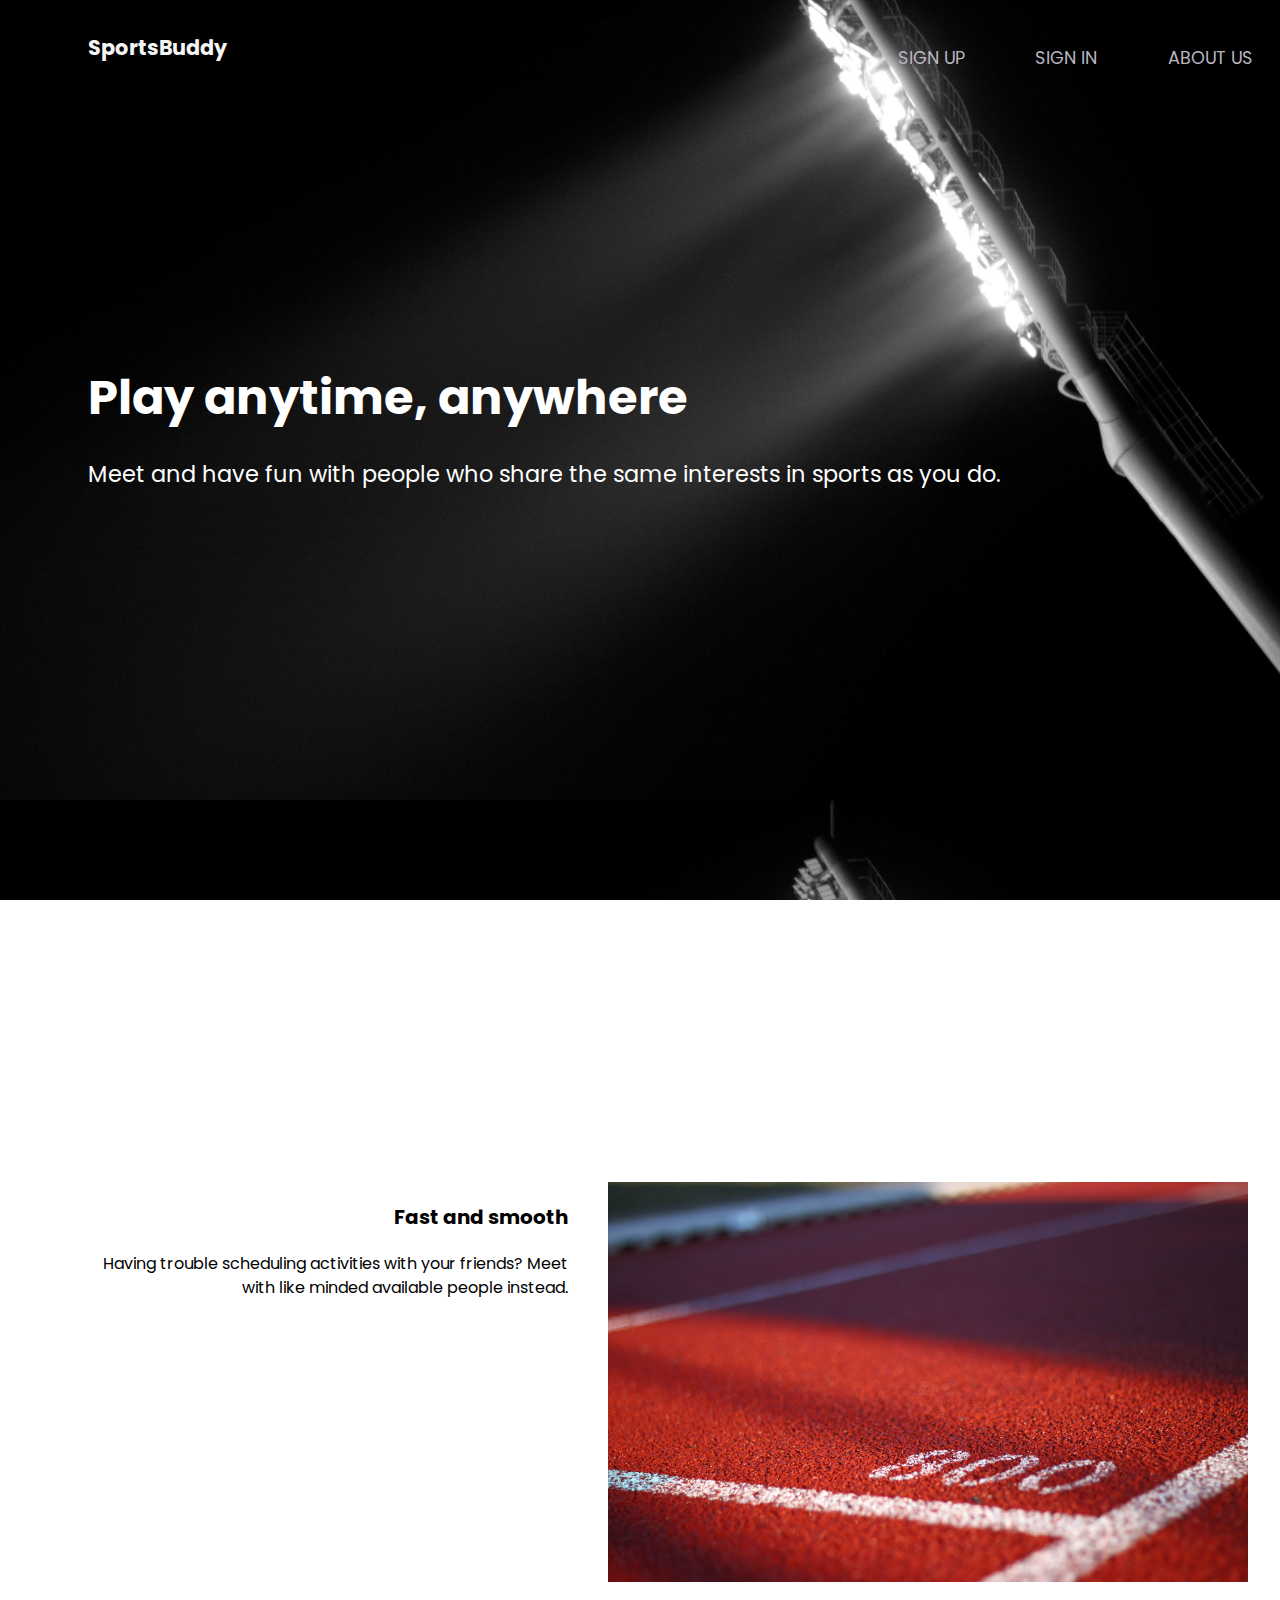
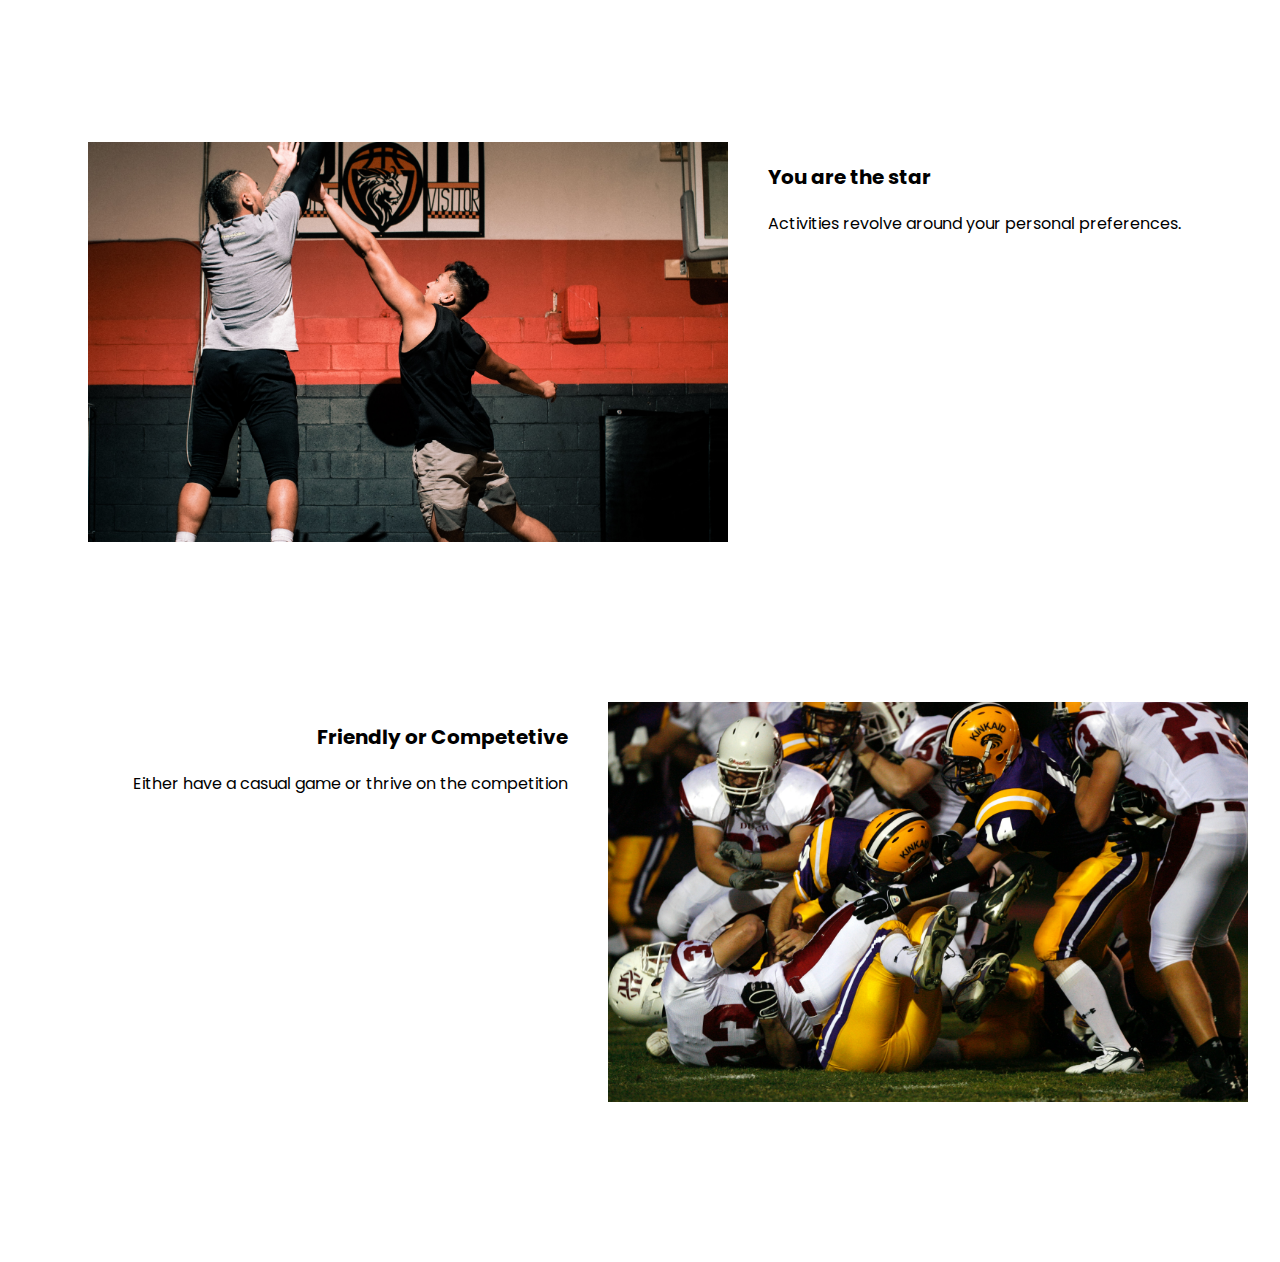
<file: newHP/index.html>
<!DOCTYPE html>
<html lang="en">
<head>
    <meta charset="UTF-8">
    <meta http-equiv="X-UA-Compatible" content="IE=edge">
    <meta name="viewport" content="width=device-width, initial-scale=1.0">
    <title>SportsBuddy</title>
    <link rel="preconnect" href="https://fonts.googleapis.com"><link rel="preconnect" href="https://fonts.gstatic.com" crossorigin><link href="https://fonts.googleapis.com/css2?family=Poppins:wght@700&display=swap" rel="stylesheet">
    <link rel="stylesheet" href="css/main.css">
</head>
<body>
    <div class="hero-img"></div>
    <div class="wrapper">
        <header>
            <a href="#" class="logo">Sports<span>Buddy</span></a>
            <nav>
                <svg class="close" viewBox="0 0 24 24" xmlns="http://www.w3.org/2000/svg"><g data-name="Layer 2"><g data-name="close"><rect width="24" height="24" transform="rotate(180 12 12)" opacity="0"/>
                    <path d="M13.41 12l4.3-4.29a1 1 0 1 0-1.42-1.42L12 10.59l-4.29-4.3a1 1 0 0 0-1.42 1.42l4.3 4.29-4.3 4.29a1 1 0 0 0 0 1.42 1 1 0 0 0 1.42 0l4.29-4.3 4.29 4.3a1 1 0 0 0 1.42 0 1 1 0 0 0 0-1.42z"/></g></g>
                </svg>
            <ul>
                <li><a href="http://127.0.0.1:5500/signup.html#">Sign Up</a></li>
                <li><a href="http://127.0.0.1:5500/signin.html#">Sign In</a></li>
                <li><a href="#">About Us</a></li>
            </ul>

            </nav>
            <svg class="menu" viewBox="0 0 24 24" fill="none" xmlns="http://www.w3.org/2000/svg">
                <path d="M3 5a1 1 0 0 0 0 2h18a1 1 0 1 0 0-2H3ZM3 9a1 1 0 0 0 0 2h18a1 1 0 1 0 0-2H3ZM2 14a1 1 0 0 1 1-1h18a1 1 0 1 1 0 2H3a1 1 0 0 1-1-1ZM3 17a1 1 0 1 0 0 2h18a1 1 0 1 0 0-2H3Z" fill="#fff"/>
            </svg>
        </header>

        <section class="hero">
            <h1>Play anytime, anywhere</h1>
            <p class="subhead">Meet and have fun with people who share the same interests in sports as you do. </p>
        </section>

        <section class="moreInfo">
            <div class="feature">
                <div class="content">
                    <p class="title">Fast and smooth</p>
                    <p class="desc">Having trouble scheduling activities with your friends? Meet with like minded available people instead.</p>
                </div>
                <img src="images/smooth.jpg" alt="Fast and smooth">
            </div>
            <div class="feature left">
                <div class="content">
                    <p class="title">You are the star</p>
                    <p class="desc">Activities revolve around your personal preferences.</p>
                </div>
                <img src="images/star.jpg" alt="star">
            </div>
            <div class="feature">
                <div class="content">
                    <p class="title">Friendly or Competetive</p>
                    <p class="desc">Either have a casual game or thrive on the competition</p>
                </div>
                <img src="images/comp.jpg" alt="comp">
            </div>
        </section>

    </div>

        <script>
            const menu = document.querySelector('.menu')
            const close = document.querySelector('.close')
            const nav = document.querySelector('nav')

            menu.addEventListener('click', () => {
                nav.classList.add('open-nav')
            })

            close.addEventListener('click', () => {
                nav.classList.remove('open-nav')
            })
        </script>
</body>
</html>
</file>
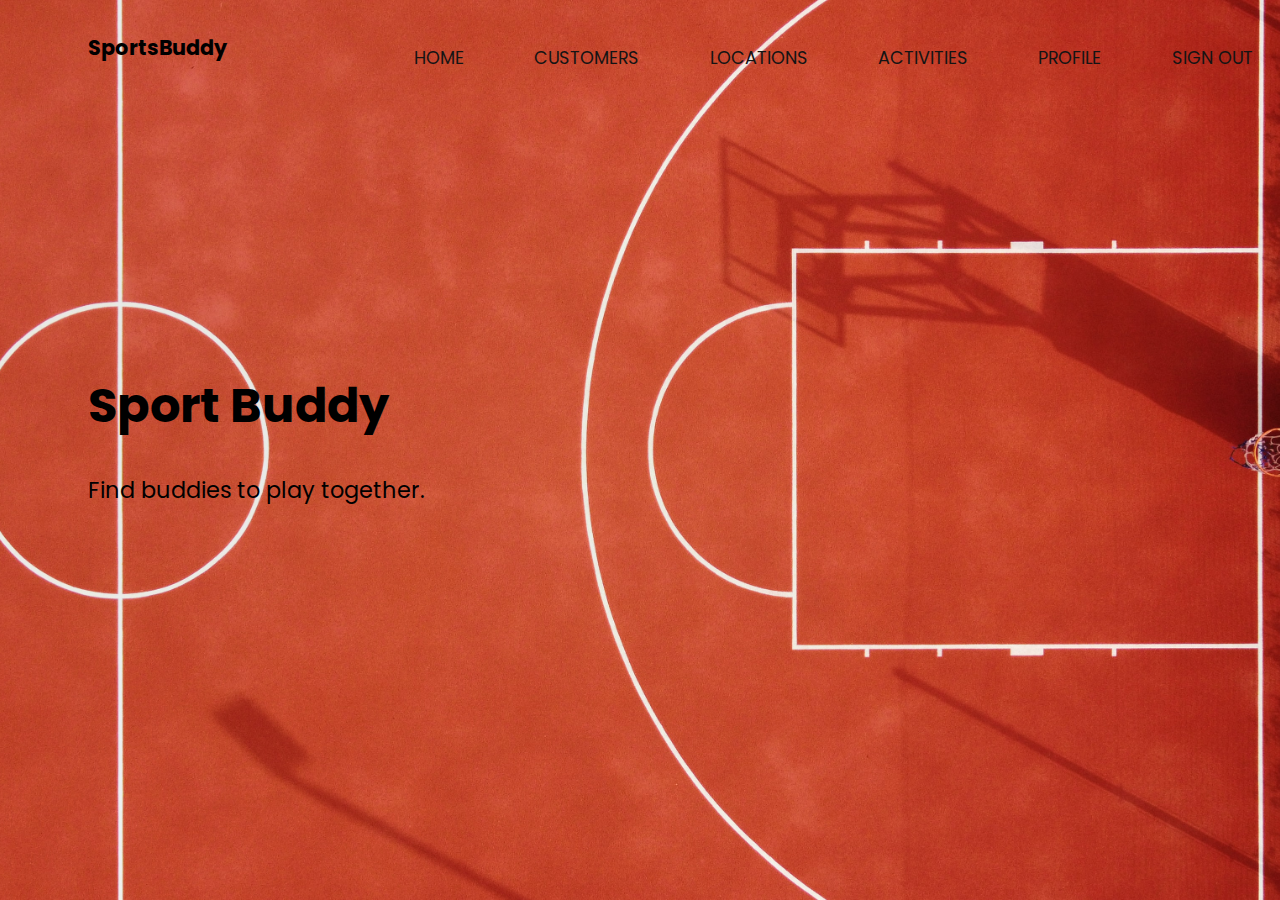
<file: newHP/homePage.html>
<!DOCTYPE html>
<html lang="en">
<head>
    <meta charset="UTF-8">
    <meta http-equiv="X-UA-Compatible" content="IE=edge">
    <meta name="viewport" content="width=device-width, initial-scale=1.0">
    <link rel="stylesheet" href="css/home.css">
    <title>SportsBuddy</title>
    <link rel="preconnect" href="https://fonts.googleapis.com"><link rel="preconnect" href="https://fonts.gstatic.com" crossorigin><link href="https://fonts.googleapis.com/css2?family=Poppins:wght@700&display=swap" rel="stylesheet">
</head>
<body>
    <div class="hero-img"></div>
    <div class="wrapper">
        <header>
            <a href="#" class="logo">Sports<span>Buddy</span></a>
            <nav class="navbar">
                <svg class="close" viewBox="0 0 24 24" xmlns="http://www.w3.org/2000/svg"><g data-name="Layer 2"><g data-name="close"><rect width="24" height="24" transform="rotate(180 12 12)" opacity="0"/>
                    <path d="M13.41 12l4.3-4.29a1 1 0 1 0-1.42-1.42L12 10.59l-4.29-4.3a1 1 0 0 0-1.42 1.42l4.3 4.29-4.3 4.29a1 1 0 0 0 0 1.42 1 1 0 0 0 1.42 0l4.29-4.3 4.29 4.3a1 1 0 0 0 1.42 0 1 1 0 0 0 0-1.42z"/></g></g>
                </svg>
                <ul>
                    <li><a class="active" href="#">Home</a></li>
                    <li><a href="#">Customers</a></li>
                    <li><a href="#">Locations</a></li>
                    <li><a href="#">Activities</a></li>
                    <li><a href="http://127.0.0.1:5500/profile.html">Profile</a></li>
                    <li><a href="#">Sign Out</a></li>
                </ul>
            </nav>
            <svg class="menu" viewBox="0 0 24 24" fill="none" xmlns="http://www.w3.org/2000/svg">
                <path d="M3 5a1 1 0 0 0 0 2h18a1 1 0 1 0 0-2H3ZM3 9a1 1 0 0 0 0 2h18a1 1 0 1 0 0-2H3ZM2 14a1 1 0 0 1 1-1h18a1 1 0 1 1 0 2H3a1 1 0 0 1-1-1ZM3 17a1 1 0 1 0 0 2h18a1 1 0 1 0 0-2H3Z" fill="#fff"/>
            </svg>
        </header>
        <section class="hero">
            <h1>Sport Buddy</h1>
            <p class="subhead">Find buddies to play together. </p>
        </section>
    </div>
    <script>
        const menu = document.querySelector('.menu')
        const close = document.querySelector('.close')
        const nav = document.querySelector('nav')

        menu.addEventListener('click', () => {
            nav.classList.add('open-nav')
        })

        close.addEventListener('click', () => {
            nav.classList.remove('open-nav')
        })
    </script>
</body>
</html>
</file>
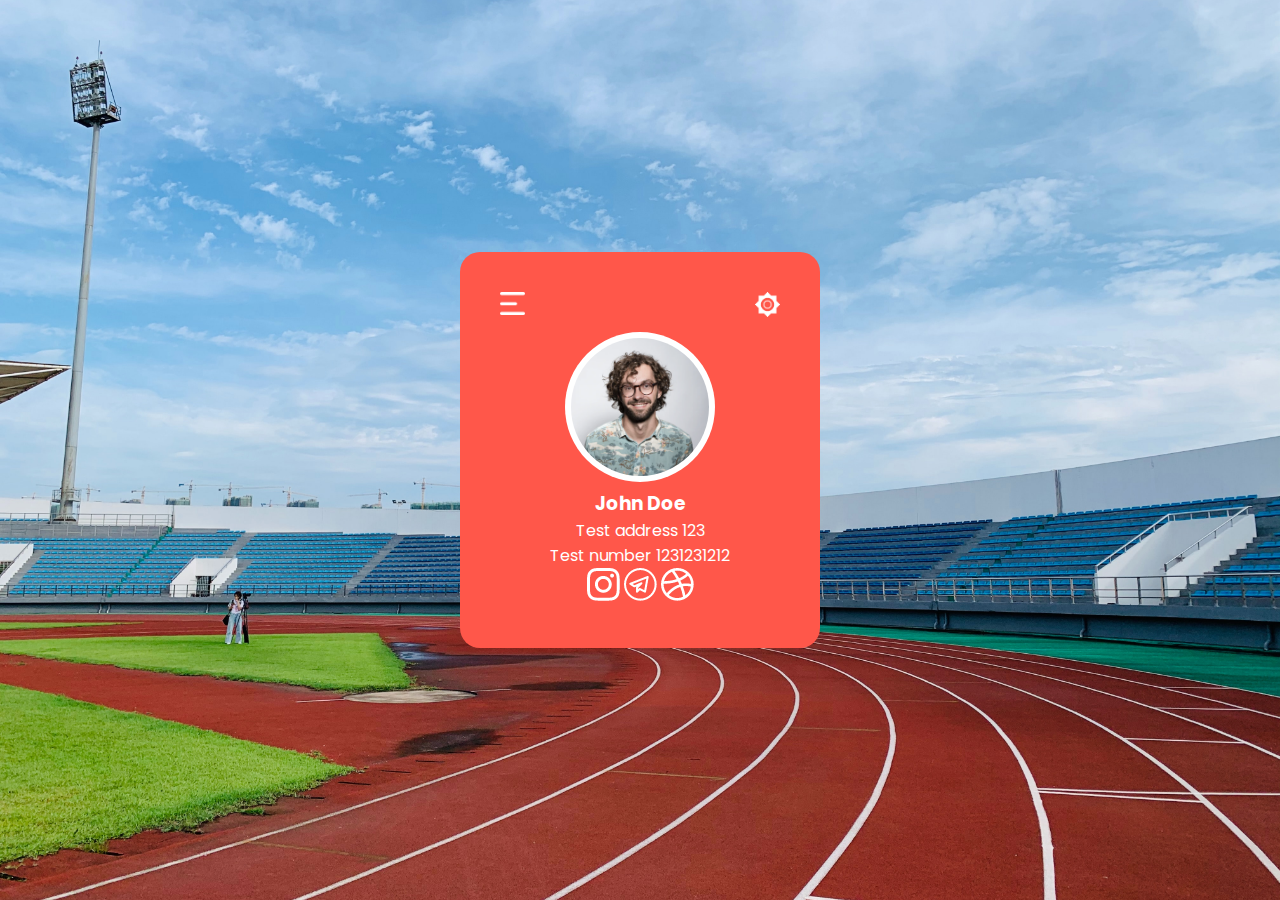
<file: newHP/profile.html>
<!DOCTYPE html>
<html lang="en">
<head>
    <meta charset="UTF-8">
    <meta http-equiv="X-UA-Compatible" content="IE=edge">
    <meta name="viewport" content="width=device-width, initial-scale=1.0">
    <title>Profile</title>
    <link rel="preconnect" href="https://fonts.googleapis.com"><link rel="preconnect" href="https://fonts.gstatic.com" crossorigin><link href="https://fonts.googleapis.com/css2?family=Poppins:wght@700&display=swap" rel="stylesheet">
    <link rel="stylesheet" href="css/profile.css">
</head>
<body>
    <div class="container">
        <div class="profile-box">
            <img src="images/menu.png" class="menu-icon">
            <img src="images/setting.png" class="setting-icon">
            <img src="images/profile-pic.png" class="profile-pic">
            <h3>John Doe</h3>
            <p>Test address 123</p>
            <p>Test number 1231231212</p>
            <div class="social-media">
                <img src="images/instagram.png">
                <img src="images/telegram.png">
                <img src="images/dribble.png">
            </div>
        </div>
    </div>
    
</body>
</html>
</file>
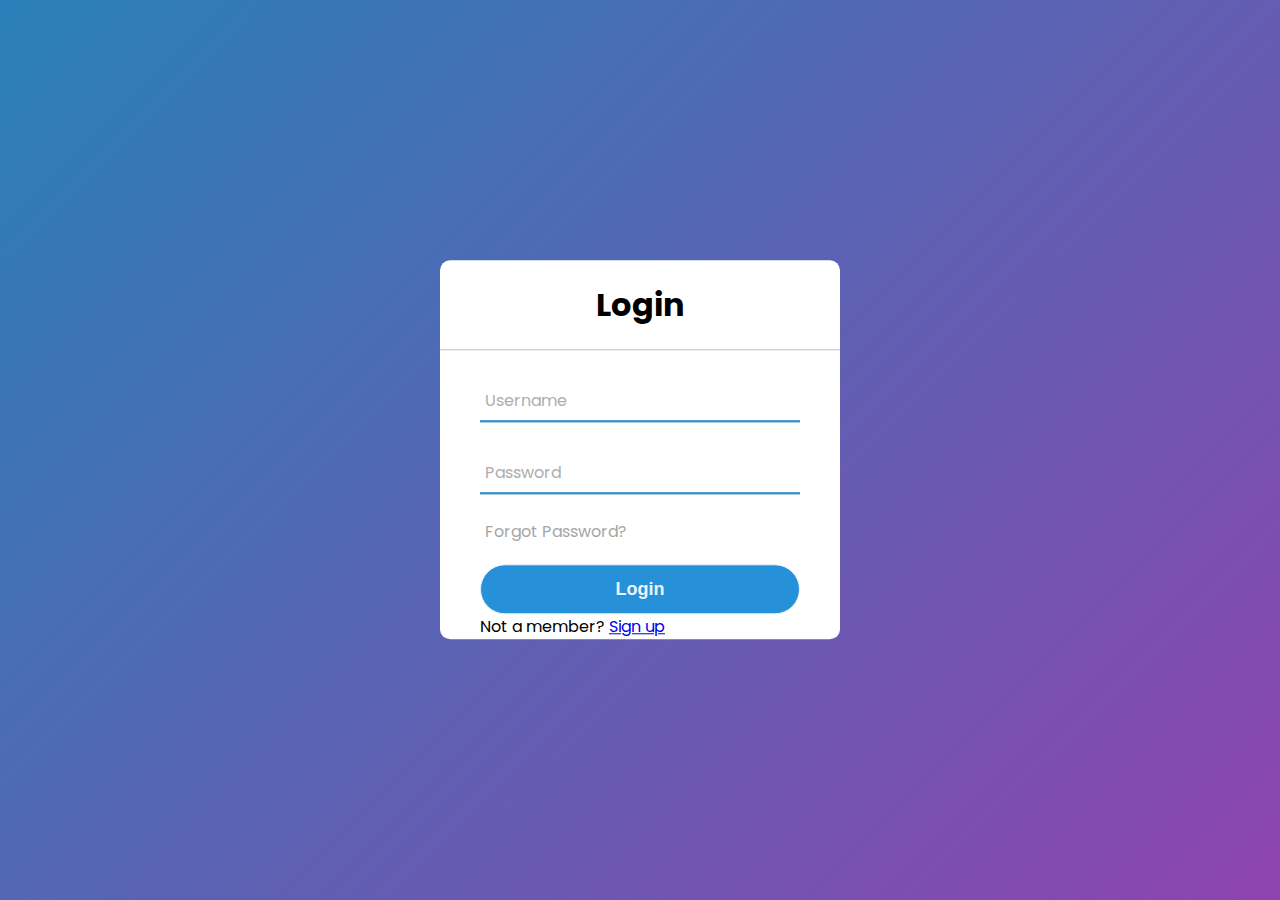
<file: newHP/signin.html>
<!DOCTYPE html>
<html lang="en">
<head>
    <meta charset="UTF-8">
    <meta http-equiv="X-UA-Compatible" content="IE=edge">
    <meta name="viewport" content="width=device-width, initial-scale=1.0">
    <title>Document</title>
    <link rel="preconnect" href="https://fonts.googleapis.com"><link rel="preconnect" href="https://fonts.gstatic.com" crossorigin><link href="https://fonts.googleapis.com/css2?family=Poppins:wght@700&display=swap" rel="stylesheet">
    <link rel="stylesheet" href="css/style.css">
</head>
<body>
    <div class="center">
        <h1>Login</h1>
        <form method="post" name="form">
            <div class="txt_field">
                <input type="text" id="Username" required>
                <span></span>
                <label>Username</label>
            </div>
            <div class="txt_field">
                <input type="password" id="Password" required>
                <span></span>
                <label>Password</label>
            </div>
            <div class="pass">Forgot Password?</div>
            <input type="submit" value="Login" id="Submit" onsubmit="validate()">
            <div class="signup">
                Not a member? <a href="http://127.0.0.1:5500/signup.html#">Sign up</a>
            </div>
        </form>
    </div>
    <script>
        function validate() {
            return true;
        }
        function homePage() {
            if(validate()==true){
                window.location.href='http://127.0.0.1:5500/homePage.html#'
            }
            else {
                window.location.href='http://127.0.0.1:5500/homePage.html#'
            }
        }

    </script>
    
</body>
</html>
</file>
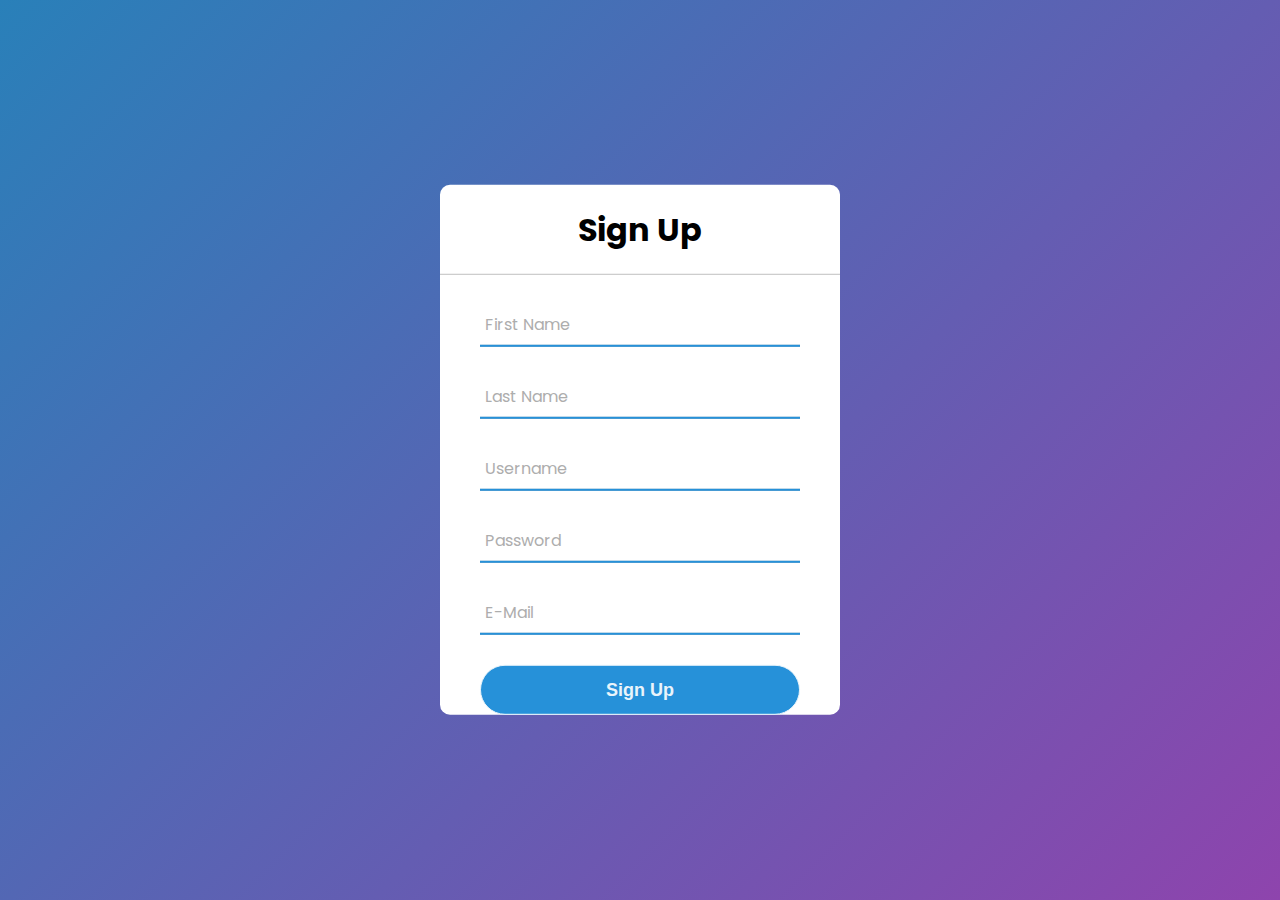
<file: newHP/signup.html>
<!DOCTYPE html>
<html lang="en">
<head>
    <meta charset="UTF-8">
    <meta http-equiv="X-UA-Compatible" content="IE=edge">
    <meta name="viewport" content="width=device-width, initial-scale=1.0">
    <link rel="preconnect" href="https://fonts.googleapis.com"><link rel="preconnect" href="https://fonts.gstatic.com" crossorigin><link href="https://fonts.googleapis.com/css2?family=Poppins:wght@700&display=swap" rel="stylesheet">
    <link rel="stylesheet" href="css/styleUp.css">
    <title>Document</title>
</head>
<body>
    <div class="center">
        <h1>Sign Up</h1>
        <form method="post">
            <div class="txt_field">
                <input type="text" required>
                <span></span>
                <label>First Name</label>
            </div>
            <div class="txt_field">
                <input type="text" required>
                <span></span>
                <label>Last Name</label>
            </div>
            <div class="txt_field">
                <input type="text" required>
                <span></span>
                <label>Username</label>
            </div>
            <div class="txt_field">
                <input type="password" required>
                <span></span>
                <label>Password</label>
            </div>
            <div class="txt_field">
                <input type="text" required>
                <span></span>
                <label>E-Mail</label>
            </div>
            <input type="submit" value="Sign Up">
            <div class="signup">
            </div>
        </form>
    </div>
    
</body>
</html>
</file>
<file: newHP/css/main.css>
body {
  margin: 2em;
  font-family: "Poppins", sans-serif;
}

a {
  text-decoration: none;
  font-size: 1.3rem;
}

.hero-img {
  position: absolute;
  top: 0;
  left: 0;
  background: url("../images/mpBG.jpg");
  background-size: cover;
  background-position: center calc(60% - 100px);
  background-position-x: 71%;
  width: 100%;
  height: 100vh;
  z-index: -1;
  -webkit-animation: introLoad 2s forwards;
          animation: introLoad 2s forwards;
}

.logo {
  color: whitesmoke;
  font-weight: bold;
}

ul {
  list-style-type: none;
  padding: 0;
  margin-top: 8em;
}
ul a {
  color: black;
  padding: 0.75em 2em;
  display: block;
}
ul a:hover {
  background: rgb(189, 187, 187);
}

.close {
  float: right;
  margin: 2em;
  width: 2.5em;
}

nav {
  position: fixed;
  right: 0;
  top: 0;
  background: white;
  height: 100vh;
  width: 50%;
  z-index: 999;
  text-transform: uppercase;
  transform: translateX(100%);
  transition: transform 0.5s ease-in-out;
}

header {
  display: flex;
  justify-content: space-between;
}
header svg {
  width: 3em;
  margin-top: -0.6em;
  cursor: pointer;
}

h1 {
  font-size: 3rem;
  margin-top: 6em;
  line-height: 3.3rem;
}

.subhead {
  font-size: 1.4rem;
}

section.hero {
  color: white;
  height: 90vh;
}
section.hero svg {
  stroke: white;
}
section.hero svg path {
  fill: white;
}

.moreInfo img {
  width: 100%;
  -o-object-fit: cover;
     object-fit: cover;
  height: 11em;
}
.moreInfo .title {
  font-weight: bold;
  font-size: 1.25rem;
}
.moreInfo .desc {
  line-height: 1.5rem;
}

.open-nav {
  transform: translateX(0);
}

@media only screen and (min-width: 680px) {
  body {
    margin: 2em 5.5em;
    font-family: "Poppins", sans-serif;
  }
}
@media only screen and (min-width: 920px) {
  .menu {
    display: none;
  }
  nav {
    transform: translateX(0);
    position: unset;
    display: block;
    width: auto;
    height: auto;
    background: none;
  }
  nav svg.close {
    display: none;
  }
  nav ul {
    display: flex;
    margin: 0;
  }
  nav ul a {
    color: rgb(185, 182, 192);
    padding: 0.5em 1, 5em;
    font-size: 1.1rem;
  }
  nav ul a:hover {
    background: none;
    text-decoration: underline;
  }
  .feature {
    display: grid;
    grid-template-columns: repeat(2, auto);
    gap: 25em;
    margin-bottom: 10em;
  }
  .feature img {
    width: 40em;
    height: 25em;
  }
  .feature .content {
    text-align: right;
    width: 30em;
  }
  .feature.left {
    grid-template-areas: "left right";
  }
  .feature.left img {
    grid-area: left;
  }
  .feature.left .content {
    text-align: left;
    width: 30em;
  }
}
@media only screen and (min-width: 1200px) {
  .wrapper {
    width: 1200px;
    margin: 0 auto;
  }
  .feature {
    gap: 0;
  }
}
@-webkit-keyframes introLoad {
  from {
    -webkit-clip-path: polygon(0 0, 100% 0, 100% 0, 0 0);
            clip-path: polygon(0 0, 100% 0, 100% 0, 0 0);
  }
  to {
    -webkit-clip-path: polygon(0 0, 100% 0, 100% 100%, 0 100%);
            clip-path: polygon(0 0, 100% 0, 100% 100%, 0 100%);
  }
}
@keyframes introLoad {
  from {
    -webkit-clip-path: polygon(0 0, 100% 0, 100% 0, 0 0);
            clip-path: polygon(0 0, 100% 0, 100% 0, 0 0);
  }
  to {
    -webkit-clip-path: polygon(0 0, 100% 0, 100% 100%, 0 100%);
            clip-path: polygon(0 0, 100% 0, 100% 100%, 0 100%);
  }
}/*# sourceMappingURL=main.css.map */
</file>
<file: newHP/css/home.css>
body {
  margin: 2em;
  font-family: "Poppins", sans-serif;
}

a {
  text-decoration: none;
  font-size: 1.3rem;
}

.hero-img {
  position: absolute;
  top: 0;
  left: 0;
  background: url("../images/hpBG.jpg");
  background-size: cover;
  background-position-x: 71%;
  width: 100%;
  height: 100vh;
  z-index: -1;
  -webkit-animation: introLoad 2s forwards;
          animation: introLoad 2s forwards;
}

.logo {
  color: black;
  font-weight: bold;
}

ul {
  list-style-type: none;
  padding: 0;
  margin-top: 8em;
}
ul a {
  color: black;
  padding: 0.75em 2em;
  display: block;
}
ul a:hover {
  background: rgb(189, 187, 187);
}

.close {
  float: right;
  margin: 2em;
  width: 2.5em;
}

h1 {
  font-size: 3rem;
  margin-top: 6em;
  line-height: 4.3rem;
}

.subhead {
  font-size: 1.4rem;
}

nav {
  position: fixed;
  right: 0;
  top: 0;
  background: white;
  height: 100vh;
  width: 50%;
  z-index: 999;
  text-transform: uppercase;
  transform: translateX(100%);
  transition: transform 0.5s ease-in-out;
}

header {
  display: flex;
  justify-content: space-between;
}
header svg {
  width: 3em;
  margin-top: -0.6em;
  cursor: pointer;
}

.open-nav {
  transform: translateX(0);
}

@media only screen and (min-width: 680px) {
  body {
    margin: 2em 5.5em;
    font-family: "Poppins", sans-serif;
  }
}
@media only screen and (min-width: 920px) {
  .menu {
    display: none;
  }
  nav {
    transform: translateX(0);
    position: unset;
    display: block;
    width: auto;
    height: auto;
    background: none;
  }
  nav svg.close {
    display: none;
  }
  nav ul {
    display: flex;
    margin: 0;
  }
  nav ul a {
    color: rgb(20, 20, 20);
    padding: 0.5em 1, 5em;
    font-size: 1.1rem;
  }
  nav ul a:hover {
    background: none;
    text-decoration: underline;
  }
  .feature {
    display: grid;
    grid-template-columns: repeat(2, auto);
    gap: 25em;
    margin-bottom: 10em;
  }
  .feature img {
    width: 40em;
    height: 25em;
  }
  .feature .content {
    text-align: right;
    width: 30em;
  }
  .feature.left {
    grid-template-areas: "left right";
  }
  .feature.left img {
    grid-area: left;
  }
  .feature.left .content {
    text-align: left;
    width: 30em;
  }
}
@media only screen and (min-width: 1200px) {
  .wrapper {
    width: 1200px;
    margin: 0 auto;
  }
  .feature {
    gap: 0;
  }
}
@-webkit-keyframes introLoad {
  from {
    -webkit-clip-path: polygon(0 0, 100% 0, 100% 0, 0 0);
            clip-path: polygon(0 0, 100% 0, 100% 0, 0 0);
  }
  to {
    -webkit-clip-path: polygon(0 0, 100% 0, 100% 100%, 0 100%);
            clip-path: polygon(0 0, 100% 0, 100% 100%, 0 100%);
  }
}
@keyframes introLoad {
  from {
    -webkit-clip-path: polygon(0 0, 100% 0, 100% 0, 0 0);
            clip-path: polygon(0 0, 100% 0, 100% 0, 0 0);
  }
  to {
    -webkit-clip-path: polygon(0 0, 100% 0, 100% 100%, 0 100%);
            clip-path: polygon(0 0, 100% 0, 100% 100%, 0 100%);
  }
}/*# sourceMappingURL=home.css.map */
</file>
<file: newHP/css/profile.css>
* {
  margin: 0;
  padding: 0;
  box-sizing: border-box;
  font-family: "Poppins", sans-serif;
}

.container {
  width: 100%;
  height: 100vh;
  background: url("../images/prBG.jpg");
  background-size: cover;
  background-position: center;
  display: flex;
  align-items: center;
  justify-content: center;
}

.profile-box {
  background: #ff574a;
  text-align: center;
  padding: 40px 90px;
  color: #fff;
  position: relative;
  border-radius: 20px;
}

.menu-icon {
  width: 25px;
  position: absolute;
  left: 40px;
  top: 40px;
}

.setting-icon {
  width: 25px;
  position: absolute;
  right: 40px;
  top: 40px;
}

.profile-pic {
  width: 150px;
  border-radius: 50%;
  background: #fff;
  padding: 6px;
  margin-top: 40px;
}

.social-media.img {
  width: 20px;
  margin: 30px 5px;
  cursor: pointer;
}/*# sourceMappingURL=profile.css.map */
</file>
<file: newHP/css/style.css>
body {
  margin: 0;
  padding: 0;
  font-family: "Poppins";
  background: linear-gradient(135deg, #2980b9, #8e44ad);
  height: 100vh;
  overflow: hidden;
}

.center {
  position: absolute;
  top: 50%;
  left: 50%;
  transform: translate(-50%, -50%);
  width: 400px;
  background: white;
  border-radius: 10px;
}

.center h1 {
  text-align: center;
  padding: 0 0 20px 0;
  border-bottom: 1px solid silver;
}

.center form {
  padding: 0 40px;
  box-sizing: border-box;
}

form .txt_field {
  position: relative;
  border-bottom: 2px solid #adadad;
  margin: 30px 0;
}

.txt_field input {
  width: 100%;
  padding: 0 5px;
  height: 40px;
  font-size: 16px;
  border: none;
  background: none;
  outline: none;
}

.txt_field label {
  position: absolute;
  top: 50%;
  left: 5px;
  color: #adadad;
  transform: translateY(-50%);
  font-size: 16px;
  pointer-events: none;
  transition: 0.5s;
}

.txt_field span::before {
  content: "";
  position: absolute;
  top: 40px;
  left: 0;
  width: 100%;
  height: 2px;
  background: #2691d9;
}

.txt_field input:focus ~ label,
.txt_field input:valid ~ label {
  top: -5px;
  color: #2691d9;
}

.txt_field input:focus ~ span::before,
.txt_field input:valid ~ span::before {
  width: 100%;
}

.pass {
  margin: -5px 0 20px 5px;
  color: #a6a6a6;
  cursor: pointer;
}

.pass:hover {
  text-decoration: underline;
}

input[type=submit] {
  width: 100%;
  height: 50px;
  border: 1px solid;
  background: #2691d9;
  border-radius: 25px;
  font-size: 18px;
  color: #e9f4fb;
  font-weight: 700;
  cursor: pointer;
  outline: none;
}

input[type=submit]:hover {
  border-color: #2691d9;
  transition: 0.5s;
}

.signup_link {
  margin: 30px 0;
  text-align: center;
  font-size: 16px;
  color: #666666;
}

.signup_link a {
  color: #2691d9;
  text-decoration: none;
}

.signup_link a:hover {
  text-decoration: underline;
}/*# sourceMappingURL=style.css.map */
</file>
<file: newHP/css/styleUp.css>
body {
  margin: 0;
  padding: 0;
  font-family: "Poppins";
  background: linear-gradient(135deg, #2980b9, #8e44ad);
  height: 100vh;
  overflow: hidden;
}

.center {
  position: absolute;
  top: 50%;
  left: 50%;
  transform: translate(-50%, -50%);
  width: 400px;
  background: white;
  border-radius: 10px;
}

.center h1 {
  text-align: center;
  padding: 0 0 20px 0;
  border-bottom: 1px solid silver;
}

.center form {
  padding: 0 40px;
  box-sizing: border-box;
}

form .txt_field {
  position: relative;
  border-bottom: 2px solid #adadad;
  margin: 30px 0;
}

.txt_field input {
  width: 100%;
  padding: 0 5px;
  height: 40px;
  font-size: 16px;
  border: none;
  background: none;
  outline: none;
}

.txt_field label {
  position: absolute;
  top: 50%;
  left: 5px;
  color: #adadad;
  transform: translateY(-50%);
  font-size: 16px;
  pointer-events: none;
  transition: 0.5s;
}

.txt_field span::before {
  content: "";
  position: absolute;
  top: 40px;
  left: 0;
  width: 100%;
  height: 2px;
  background: #2691d9;
}

.txt_field input:focus ~ label,
.txt_field input:valid ~ label {
  top: -5px;
  color: #2691d9;
}

.txt_field input:focus ~ span::before,
.txt_field input:valid ~ span::before {
  width: 100%;
}

.pass {
  margin: -5px 0 20px 5px;
  color: #a6a6a6;
  cursor: pointer;
}

.pass:hover {
  text-decoration: underline;
}

input[type=submit] {
  width: 100%;
  height: 50px;
  border: 1px solid;
  background: #2691d9;
  border-radius: 25px;
  font-size: 18px;
  color: #e9f4fb;
  font-weight: 700;
  cursor: pointer;
  outline: none;
}

input[type=submit]:hover {
  border-color: #2691d9;
  transition: 0.5s;
}/*# sourceMappingURL=styleUp.css.map */
</file>
